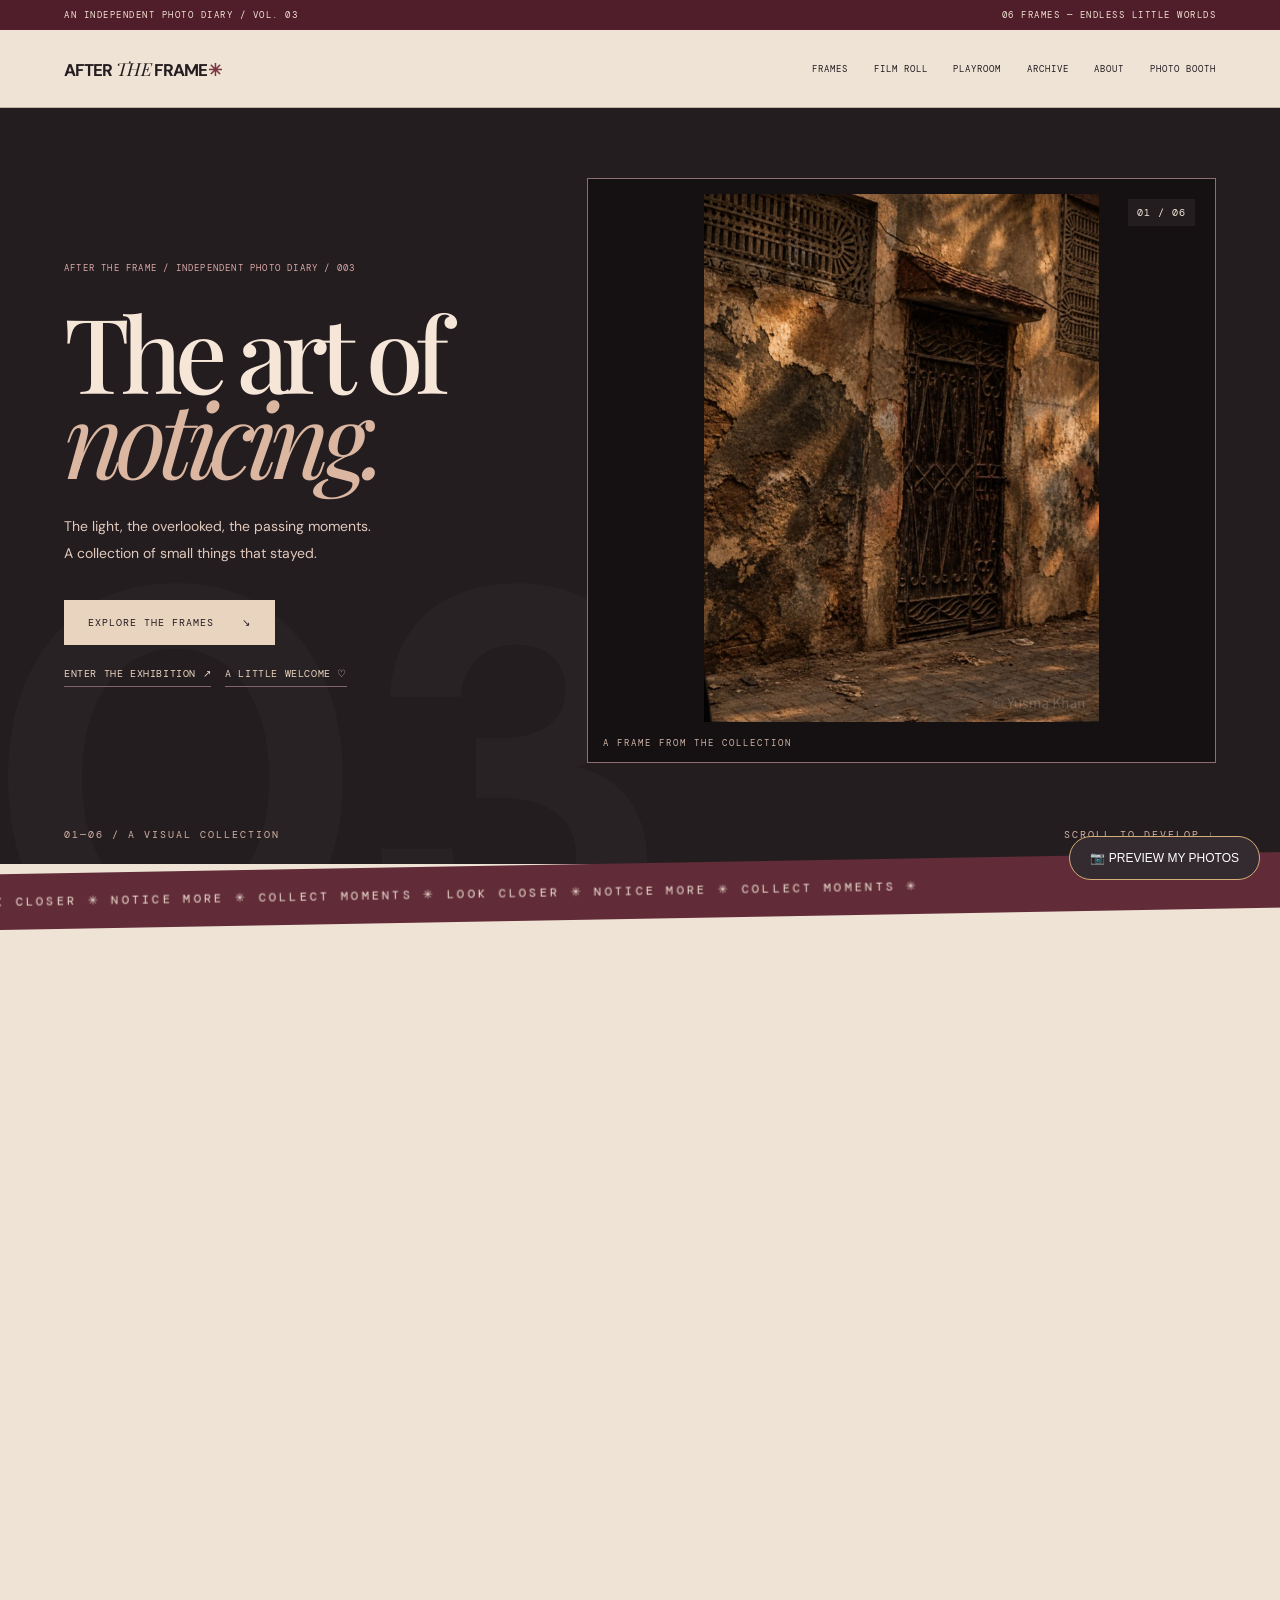
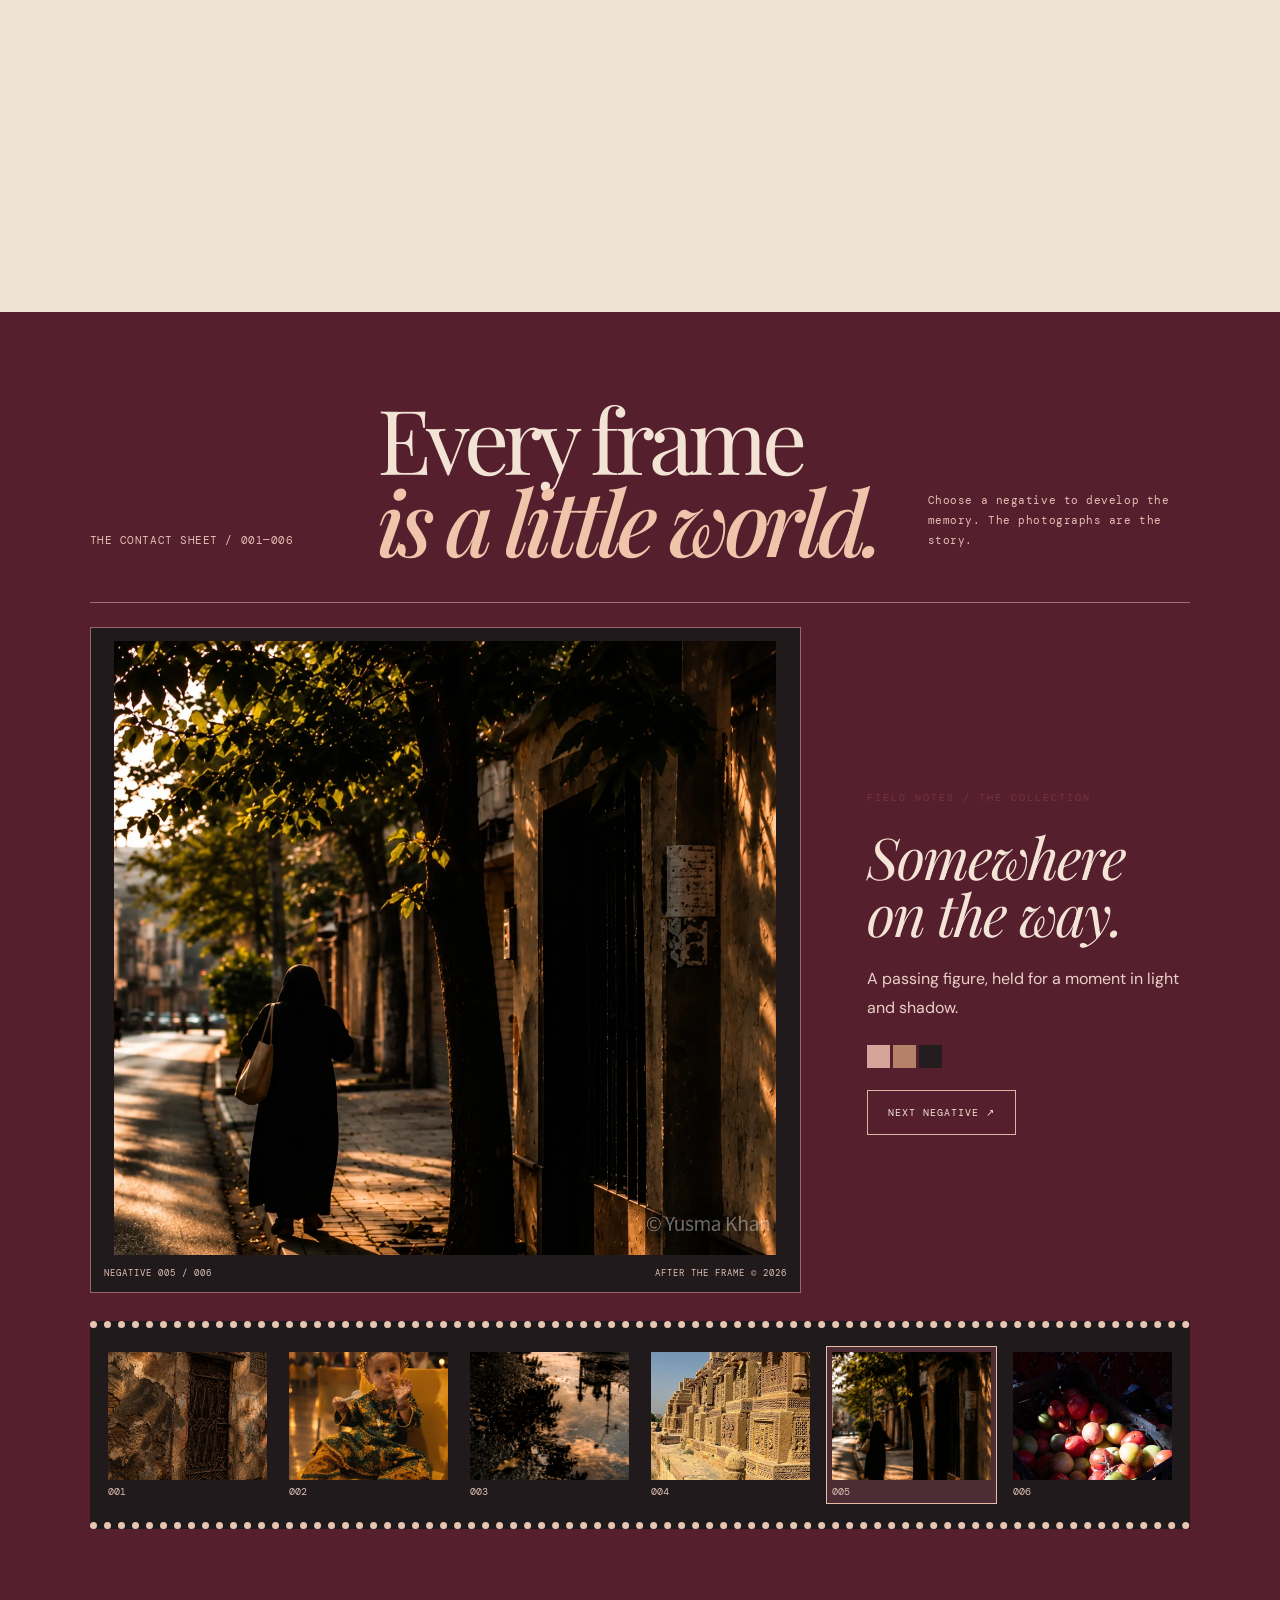
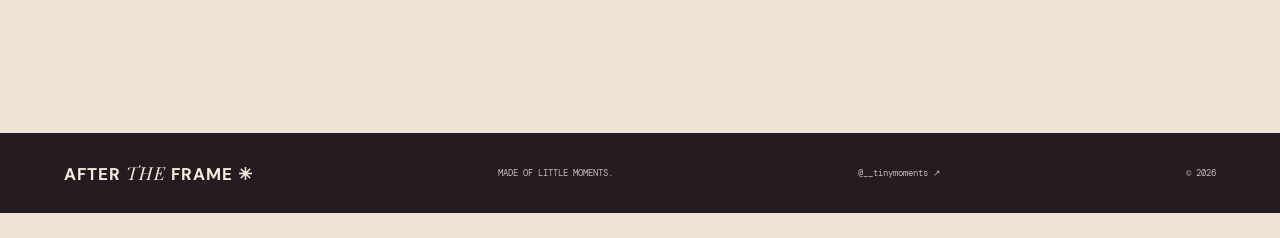
<file: index (1).html>
<!doctype html>
<html lang="en">
<head>
<meta charset="utf-8">
<title>AFTER THE FRAME</title>
<meta http-equiv="refresh" content="0; url=./after-the-frame-editorial.html">
</head>
<body><a href="./after-the-frame-editorial.html">Open AFTER THE FRAME</a></body>
</html>
</file>
